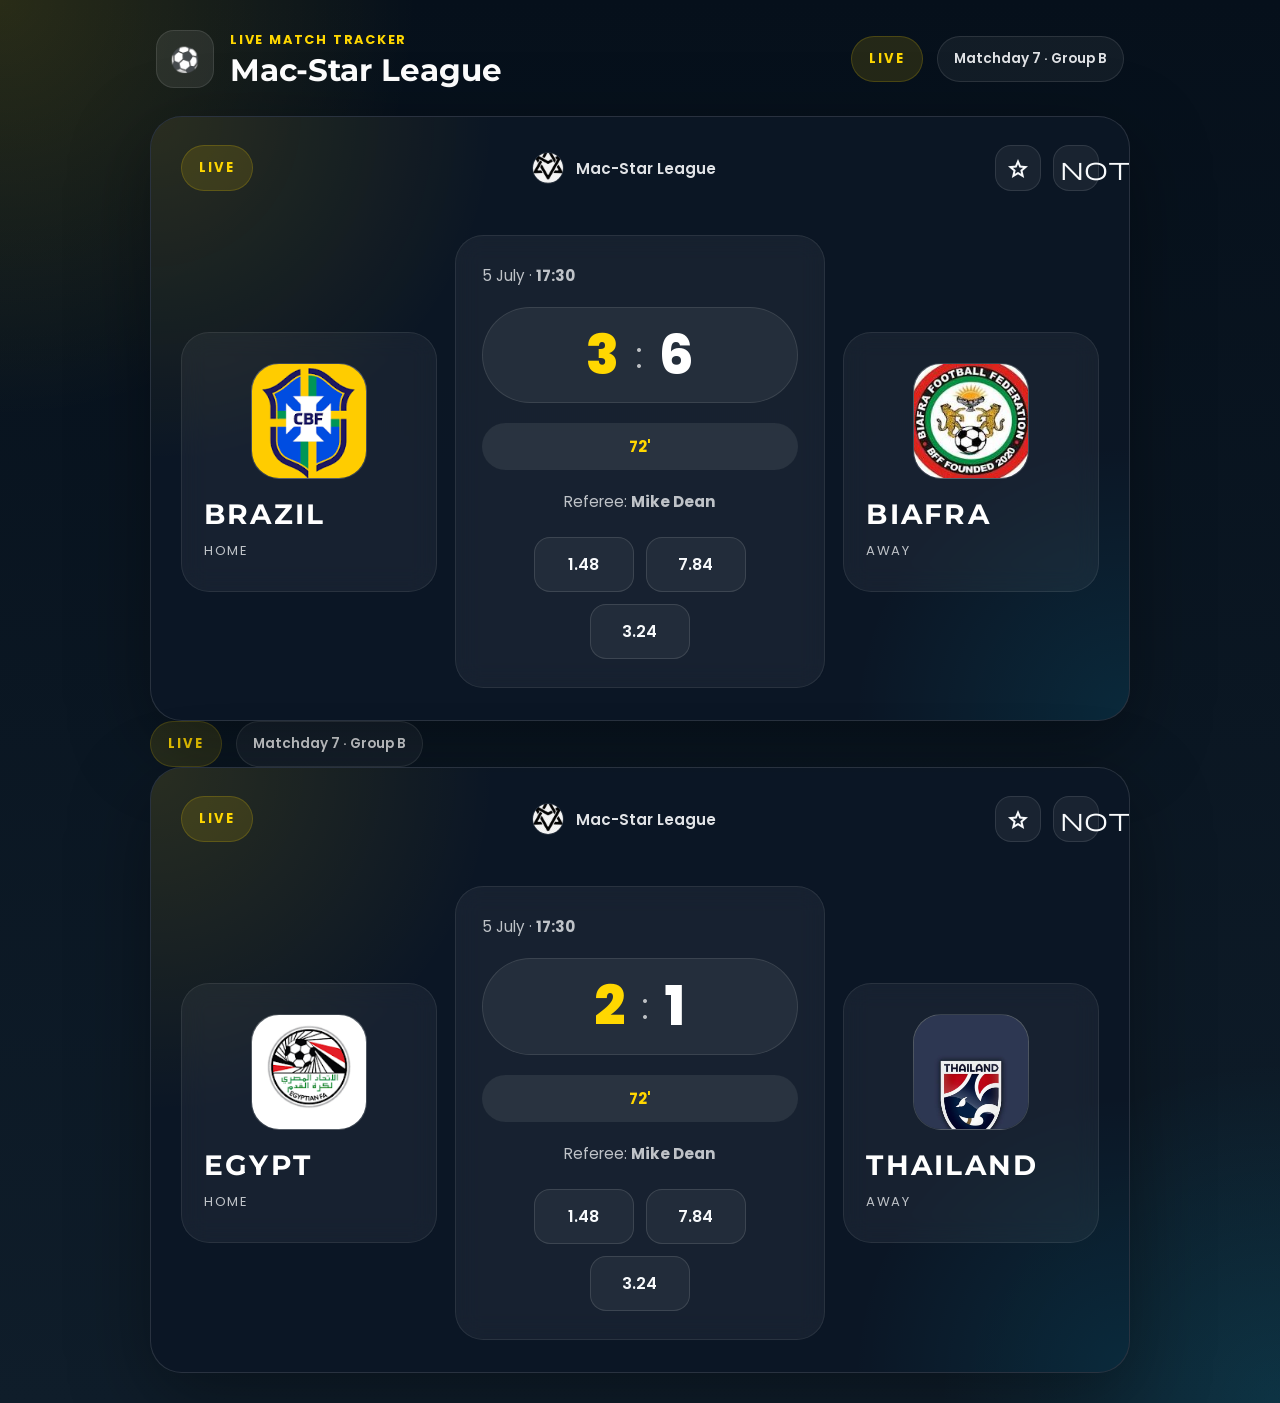
<file: completed matches.html>
<!DOCTYPE html>
<html lang="en">
<head>
    <meta charset="UTF-8">
    <meta name="viewport" content="width=device-width, initial-scale=1.0">
    <title>competed matches</title>
</head>
<body>
    <!DOCTYPE html>
<html lang="en">
<head>
    <meta charset="UTF-8">
    <meta name="viewport" content="width=device-width, initial-scale=1.0">
    <title>Mac-Star League · Live Match</title>
    <meta name="description" content="Live match tracker for Mac-Star League with score updates, team details, and live match insights.">
    <link rel="preconnect" href="https://fonts.googleapis.com">
    <link rel="preconnect" href="https://fonts.gstatic.com" crossorigin>
    <link href="https://fonts.googleapis.com/css2?family=Montserrat:wght@500;600;700;800&family=Poppins:wght@300;400;500;600&display=swap" rel="stylesheet">
    <link href="https://fonts.googleapis.com/css2?family=Material+Symbols+Outlined:opsz,wght,FILL,GRAD@20..48,300..700,0..1,0..200" rel="stylesheet">
    <link rel="stylesheet" href="./completed matches.css">
</head>
<body>
    <main class="Container">
        <header class="page-header">
            <div class="brand">
                <span class="brand-mark">⚽</span>
                <div>
                    <p class="eyebrow">Live match tracker</p>
                    <h1>Mac-Star League</h1>
                </div>
            </div>
            <div class="header-meta">
                <span class="match-status">Live</span>
                <span class="match-round">Matchday 7 · Group B</span>
            </div>
        </header>

        <div class="match">
            <div class="match-header">
               <div class="match-status">Live</div>
               <div class="match-tounament"><img src="./astro.jpg" alt="League logo"> Mac-Star League</div>
               <div class="mac-action">
                     <button class="btn-icon" aria-label="Favorite"><span class="material-symbols-outlined">star</span></button>
                     <button class="btn-icon" aria-label="Notifications"><span class="material-symbols-outlined">notifn</span></button>
               </div>
            </div>
            <div class="match-content">
                <div class="column">
                   <div class="team">
                     <div class="team-logo">
                        <img src="./brazil.png" alt="Brazil team logo">
                      </div>
                      <h2 class="team-name">Brazil</h2>
                      <p class="team-label">Home</p>
                   </div>
                 </div>
                
                 <div class="column">
                   <div class="match-details">
                      <div class="match-date">5 July · <strong>17:30</strong></div>
                      <div class="match-score">
                        <span class="match-score-number match-score-number--leading">3</span>
                        <span class="match-score-divider">:</span>
                        <span class="match-score-number">6</span>
                      </div>

                      <div class="match-time-lapsed">72'</div>
                      <div class="match-referee">Referee: <strong>Mike Dean</strong></div>
                      <div class="match-bet-options">
                          <button class="match-bet-option">1.48</button>
                          <button class="match-bet-option">7.84</button>
                          <button class="match-bet-option">3.24</button>
                      </div>
                   </div>
                </div>

                 <div class="column">
                   <div class="team">
                     <div class="team-logo">
                        <img src="./biafra.jpg" alt="Biafra team logo">
                      </div>
                      <h2 class="team-name">Biafra</h2>
                      <p class="team-label">Away</p>
                   </div>
                 </div>
            </div>
        </div>














         <div class="header-meta">
                <span class="match-status">Live</span>
                <span class="match-round">Matchday 7 · Group B</span>
            </div>
        </header>

        <div class="match">
            <div class="match-header">
               <div class="match-status">Live</div>
               <div class="match-tounament"><img src="./astro.jpg" alt="League logo"> Mac-Star League</div>
               <div class="mac-action">
                     <button class="btn-icon" aria-label="Favorite"><span class="material-symbols-outlined">star</span></button>
                     <button class="btn-icon" aria-label="Notifications"><span class="material-symbols-outlined">notifn</span></button>
               </div>
            </div>
            <div class="match-content">
                <div class="column">
                   <div class="team">
                     <div class="team-logo">
                        <img src="./egypt.png" alt="egypt team logo">
                      </div>
                      <h2 class="team-name">Egypt</h2>
                      <p class="team-label">Home</p>
                   </div>
                 </div>
                
                 <div class="column">
                   <div class="match-details">
                      <div class="match-date">5 July · <strong>17:30</strong></div>
                      <div class="match-score">
                        <span class="match-score-number match-score-number--leading">2</span>
                        <span class="match-score-divider">:</span>
                        <span class="match-score-number">1</span>
                      </div>

                      <div class="match-time-lapsed">72'</div>
                      <div class="match-referee">Referee: <strong>Mike Dean</strong></div>
                      <div class="match-bet-options">
                          <button class="match-bet-option">1.48</button>
                          <button class="match-bet-option">7.84</button>
                          <button class="match-bet-option">3.24</button>
                      </div>
                   </div>
                </div>

                 <div class="column">
                   <div class="team">
                     <div class="team-logo">
                        <img src="./thailand.jpg" alt="thailand team logo">
                      </div>
                      <h2 class="team-name">Thailand</h2>
                      <p class="team-label">Away</p>
                   </div>
                 </div>
            </div>
        </div>
    </main>
    </main>
    
</body>
</html>
</body>
</html>
</file>
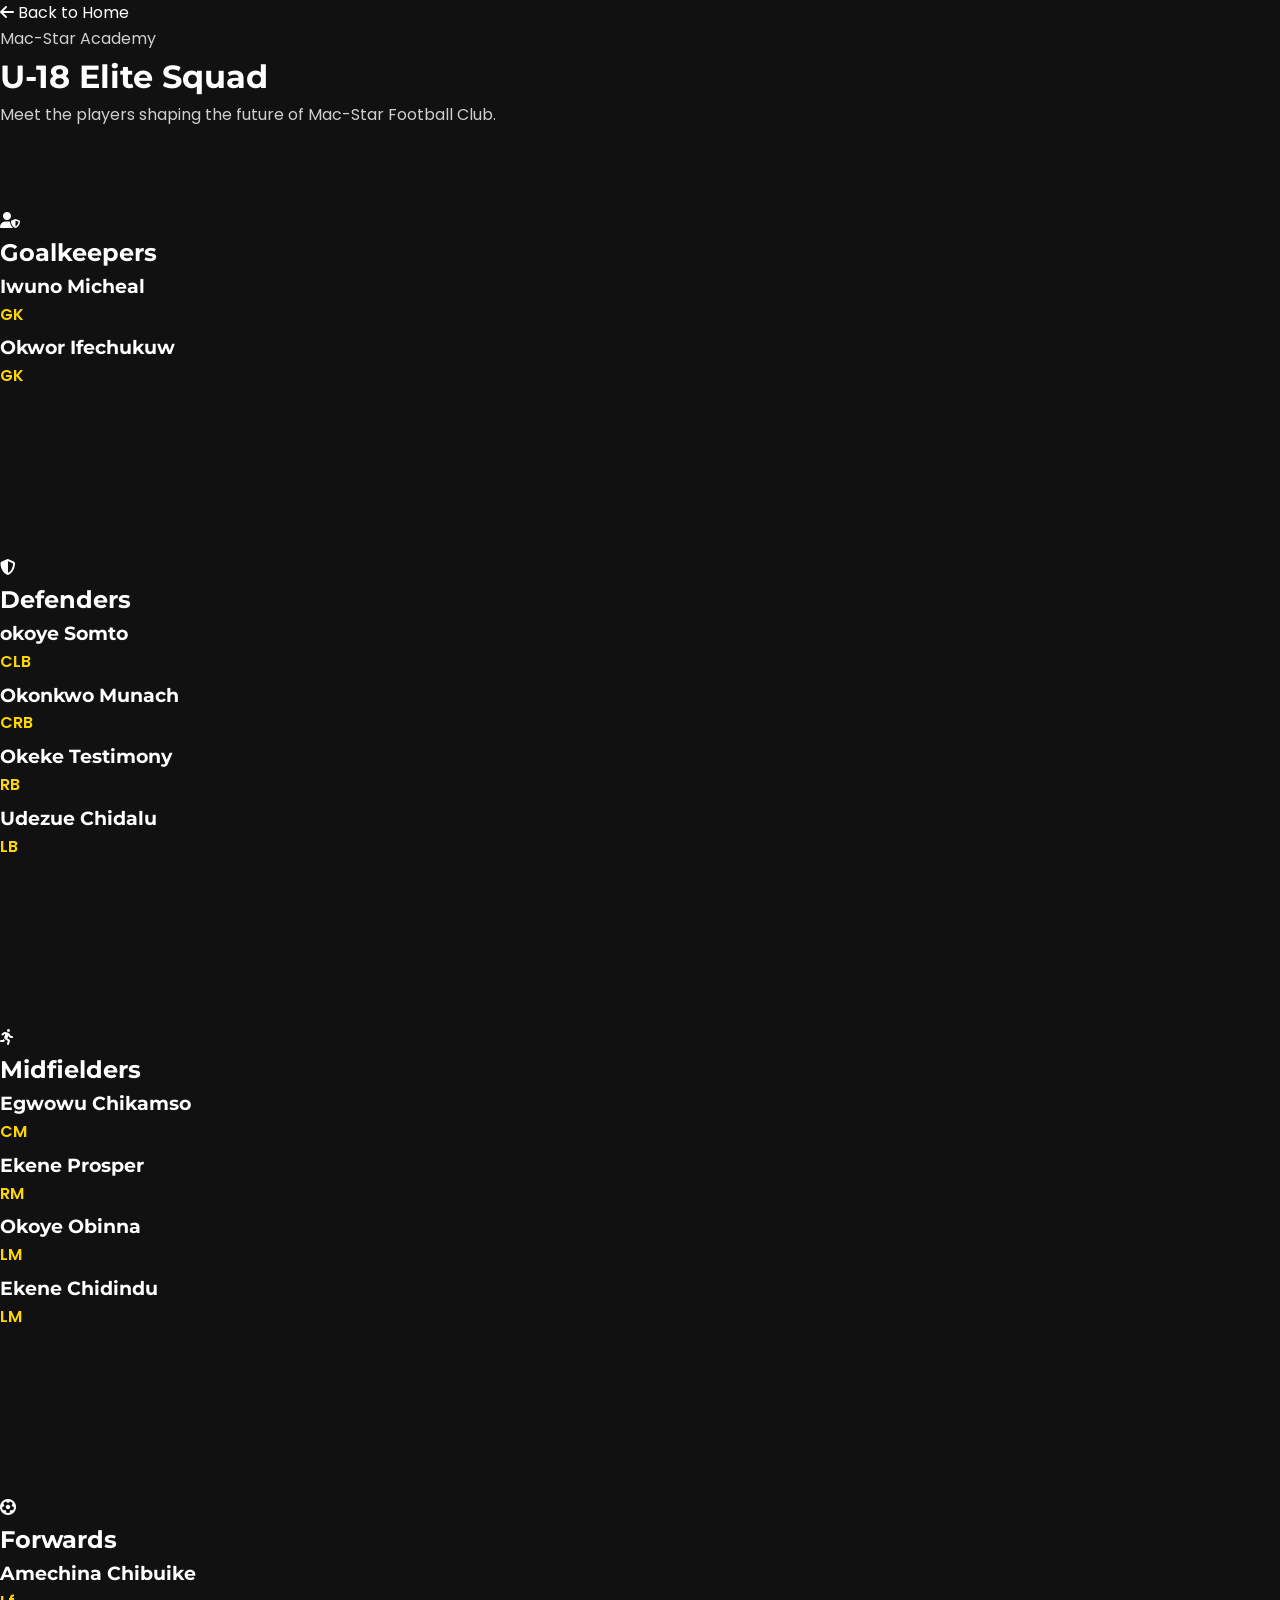
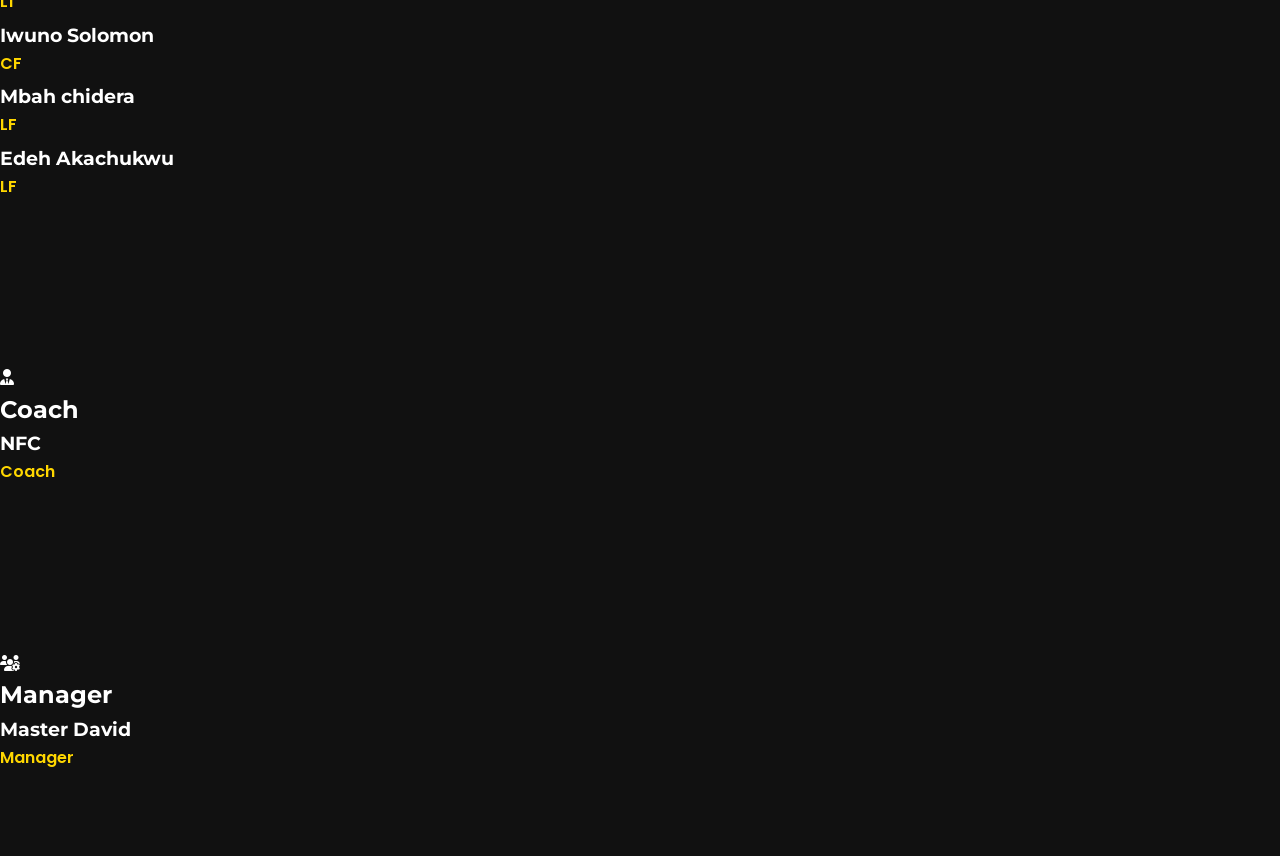
<file: u18-players.html>
<!DOCTYPE html>
<html lang="en">
<head>
    <meta charset="UTF-8">
    <meta name="viewport" content="width=device-width, initial-scale=1.0">
    <title>U-18 Elite Players | Mac-Star Academy</title>
    <link href="https://fonts.googleapis.com/css2?family=Poppins:wght@300;400;600;700;800&family=Montserrat:wght@400;600;700&display=swap" rel="stylesheet">
    <link rel="stylesheet" href="https://cdnjs.cloudflare.com/ajax/libs/font-awesome/6.4.0/css/all.min.css">
    <link rel="stylesheet" href="style.css">
</head>
<body>
    <main class="player-page">
        <div class="player-page-shell">
            <a href="index.html" class="back-link"><i class="fas fa-arrow-left"></i> Back to Home</a>
            <div class="player-page-header">
                <p class="eyebrow">Mac-Star Academy</p>
                <h1>U-18 Elite Squad</h1>
                <p>Meet the players shaping the future of Mac-Star Football Club.</p>
            </div>

            <section class="position-section">
                <div class="position-heading">
                    <div class="role-icon"><i class="fas fa-user-shield"></i></div>
                    <h2>Goalkeepers</h2>
                </div>
                <div class="player-card-grid">
                    <article class="player-role-card">
                        <h3>Iwuno Micheal</h3>
                        <p class="player-position">GK</p>
                    </article>
                    <article class="player-role-card">
                        <h3>Okwor Ifechukuw</h3>
                        <p class="player-position">GK</p>
                    </article>
                </div>
            </section>

            <section class="position-section">
                <div class="position-heading">
                    <div class="role-icon"><i class="fas fa-shield-alt"></i></div>
                    <h2>Defenders</h2>
                </div>
                <div class="player-card-grid">
                    <article class="player-role-card">
                        <h3>okoye Somto</h3>
                        <p class="player-position">CLB</p>
                    </article>
                    <article class="player-role-card">
                        <h3>Okonkwo Munach</h3>
                        <p class="player-position">CRB</p>
                    </article>
                    <article class="player-role-card">
                        <h3>Okeke Testimony</h3>
                        <p class="player-position">RB</p>
                    </article>
                    <article class="player-role-card">
                        <h3>Udezue Chidalu</h3>
                        <p class="player-position">LB</p>
                    </article>
                </div>
            </section>

            <section class="position-section">
                <div class="position-heading">
                    <div class="role-icon"><i class="fas fa-running"></i></div>
                    <h2>Midfielders</h2>
                </div>
                <div class="player-card-grid">
                    <article class="player-role-card">
                        <h3>Egwowu Chikamso</h3>
                        <p class="player-position">CM</p>
                    </article>
                    <article class="player-role-card">
                        <h3>Ekene Prosper</h3>
                        <p class="player-position">RM</p>
                    </article>
                    <article class="player-role-card">
                        <h3>Okoye Obinna</h3>
                        <p class="player-position">LM</p>
                    </article>
                    <article class="player-role-card">
                        <h3>Ekene Chidindu</h3>
                        <p class="player-position">LM</p>
                    </article>
                </div>
            </section>

            <section class="position-section">
                <div class="position-heading">
                    <div class="role-icon"><i class="fas fa-futbol"></i></div>
                    <h2>Forwards</h2>
                </div>
                <div class="player-card-grid">
                    <article class="player-role-card">
                        <h3>Amechina Chibuike</h3>
                        <p class="player-position">Lf</p>
                    </article>
                    <article class="player-role-card">
                        <h3>Iwuno Solomon</h3>
                        <p class="player-position">CF</p>
                    </article>
                    <article class="player-role-card">
                        <h3>Mbah chidera</h3>
                        <p class="player-position">LF</p>
                    </article>
                    <article class="player-role-card">
                        <h3>Edeh Akachukwu</h3>
                        <p class="player-position">LF</p>
                    </article>
                </div>
                </div>
                </div>
            </section>

            <section class="position-section">
                <div class="position-heading">
                    <div class="role-icon"><i class="fas fa-user-tie"></i></div>
                    <h2>Coach</h2>
                </div>
                <div class="player-card-grid">
                    <article class="player-role-card">
                        <h3>NFC</h3>
                        <p class="player-position">Coach</p>
                    </article>
                </div>
            </section>

            <section class="position-section">
                <div class="position-heading">
                    <div class="role-icon"><i class="fas fa-users-cog"></i></div>
                    <h2>Manager</h2>
                </div>
                <div class="player-card-grid">
                    <article class="player-role-card">
                        <h3>Master David</h3>
                        <p class="player-position">Manager</p>
                    </article>
                </div>
            </section>
        </div>
    </main>
</body>
</html>
</file>
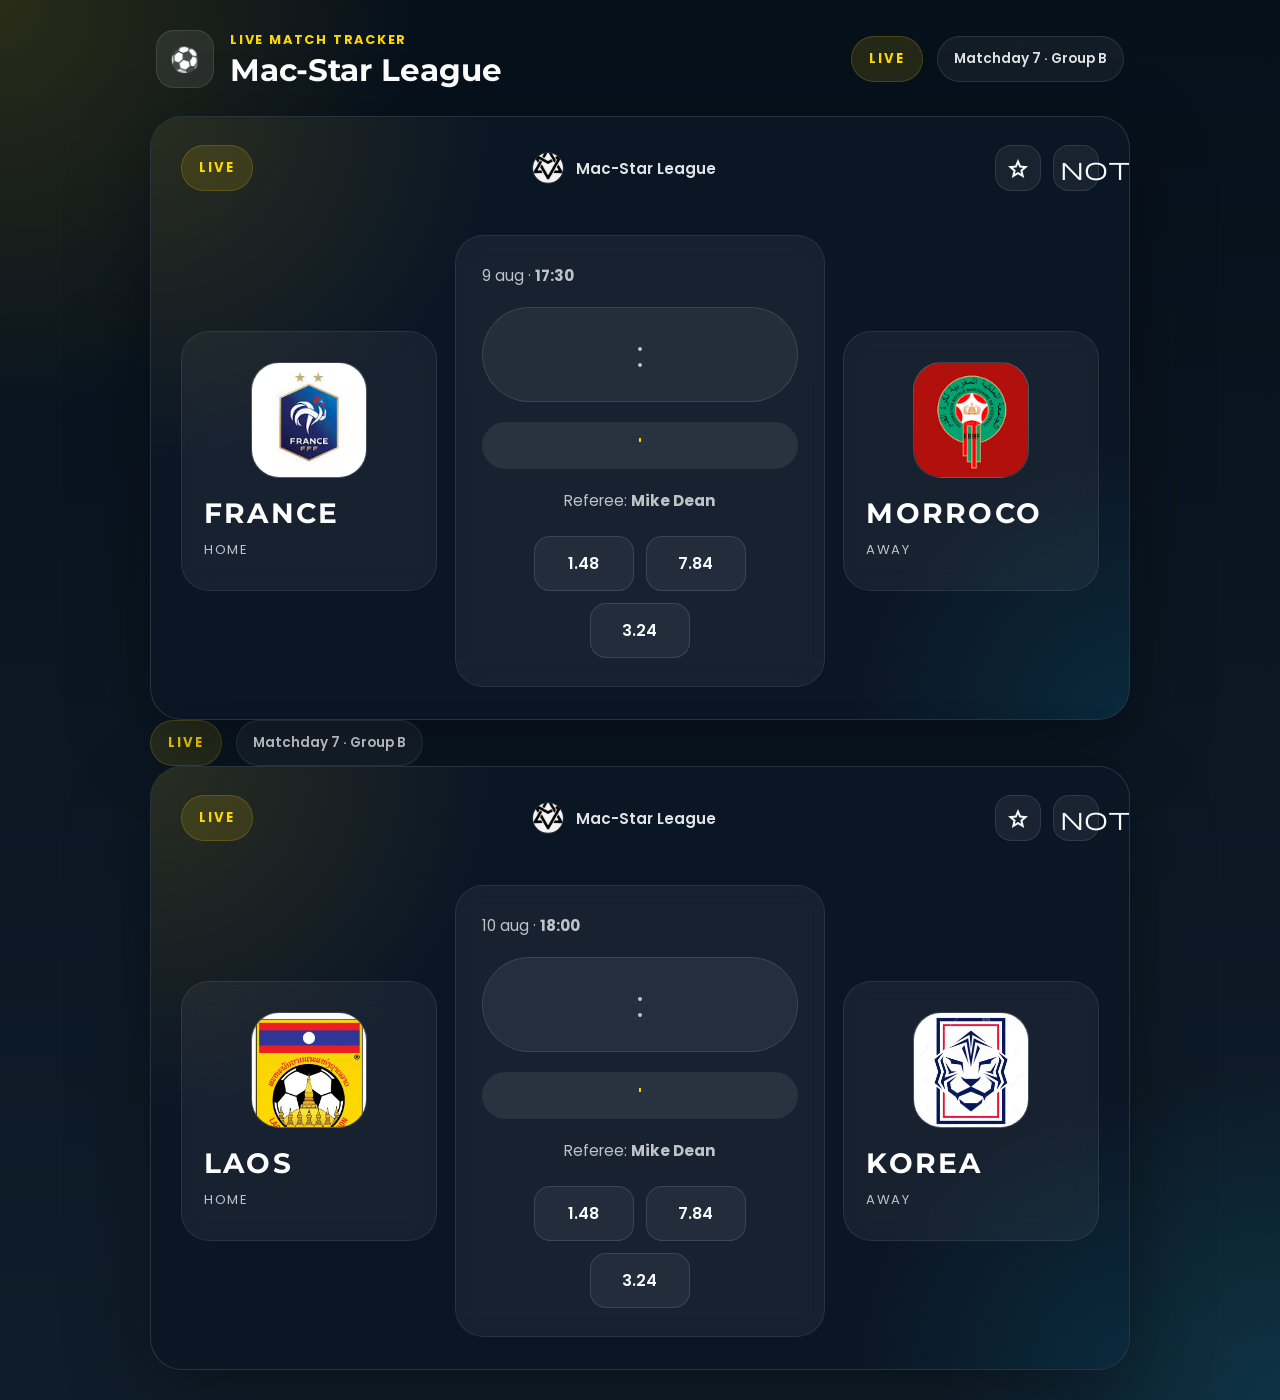
<file: upcoming matches.html>
<!DOCTYPE html>
<html lang="en">
<head>
    <meta charset="UTF-8">
    <meta name="viewport" content="width=device-width, initial-scale=1.0">
    <title>competed matches</title>
</head>
<body>
    <!DOCTYPE html>
<html lang="en">
<head>
    <meta charset="UTF-8">
    <meta name="viewport" content="width=device-width, initial-scale=1.0">
    <title>Mac-Star League · Live Match</title>
    <meta name="description" content="Live match tracker for Mac-Star League with score updates, team details, and live match insights.">
    <link rel="preconnect" href="https://fonts.googleapis.com">
    <link rel="preconnect" href="https://fonts.gstatic.com" crossorigin>
    <link href="https://fonts.googleapis.com/css2?family=Montserrat:wght@500;600;700;800&family=Poppins:wght@300;400;500;600&display=swap" rel="stylesheet">
    <link href="https://fonts.googleapis.com/css2?family=Material+Symbols+Outlined:opsz,wght,FILL,GRAD@20..48,300..700,0..1,0..200" rel="stylesheet">
    <link rel="stylesheet" href="./upcoming matches.css">
</head>
<body>
    <main class="Container">
        <header class="page-header">
            <div class="brand">
                <span class="brand-mark">⚽</span>
                <div>
                    <p class="eyebrow">Live match tracker</p>
                    <h1>Mac-Star League</h1>
                </div>
            </div>
            <div class="header-meta">
                <span class="match-status">Live</span>
                <span class="match-round">Matchday 7 · Group B</span>
            </div>
        </header>

        <div class="match">
            <div class="match-header">
               <div class="match-status">Live</div>
               <div class="match-tounament"><img src="./astro.jpg" alt="League logo"> Mac-Star League</div>
               <div class="mac-action">
                     <button class="btn-icon" aria-label="Favorite"><span class="material-symbols-outlined">star</span></button>
                     <button class="btn-icon" aria-label="Notifications"><span class="material-symbols-outlined">notifn</span></button>
               </div>
            </div>
            <div class="match-content">
                <div class="column">
                   <div class="team">
                     <div class="team-logo">
                        <img src="./france.jpg">
                      </div>
                      <h2 class="team-name">France</h2>
                      <p class="team-label">Home</p>
                   </div>
                 </div>
                
                 <div class="column">
                   <div class="match-details">
                      <div class="match-date">9 aug · <strong>17:30</strong></div>
                      <div class="match-score">
                        <span class="match-score-number match-score-number--leading"></span>
                        <span class="match-score-divider">:</span>
                        <span class="match-score-number"></span>
                      </div>

                      <div class="match-time-lapsed">'</div>
                      <div class="match-referee">Referee: <strong>Mike Dean</strong></div>
                      <div class="match-bet-options">
                          <button class="match-bet-option">1.48</button>
                          <button class="match-bet-option">7.84</button>
                          <button class="match-bet-option">3.24</button>
                      </div>
                   </div>
                </div>

                 <div class="column">
                   <div class="team">
                     <div class="team-logo">
                        <img src="./morroco.png">
                      </div>
                      <h2 class="team-name">Morroco</h2>
                      <p class="team-label">Away</p>
                   </div>
                 </div>
            </div>
        </div>














         <div class="header-meta">
                <span class="match-status">Live</span>
                <span class="match-round">Matchday 7 · Group B</span>
            </div>
        </header>

        <div class="match">
            <div class="match-header">
               <div class="match-status">Live</div>
               <div class="match-tounament"><img src="./astro.jpg" alt="League logo"> Mac-Star League</div>
               <div class="mac-action">
                     <button class="btn-icon" aria-label="Favorite"><span class="material-symbols-outlined">star</span></button>
                     <button class="btn-icon" aria-label="Notifications"><span class="material-symbols-outlined">notifn</span></button>
               </div>
            </div>
            <div class="match-content">
                <div class="column">
                   <div class="team">
                     <div class="team-logo">
                        <img src="./laos.jpg" alt="egypt team logo">
                      </div>
                      <h2 class="team-name">Laos</h2>
                      <p class="team-label">Home</p>
                   </div>
                 </div>
                
                 <div class="column">
                   <div class="match-details">
                      <div class="match-date">10 aug · <strong>18:00</strong></div>
                      <div class="match-score">
                        <span class="match-score-number match-score-number--leading"></span>
                        <span class="match-score-divider">:</span>
                        <span class="match-score-number"></span>
                      </div>

                      <div class="match-time-lapsed">'</div>
                      <div class="match-referee">Referee: <strong>Mike Dean</strong></div>
                      <div class="match-bet-options">
                          <button class="match-bet-option">1.48</button>
                          <button class="match-bet-option">7.84</button>
                          <button class="match-bet-option">3.24</button>
                      </div>
                   </div>
                </div>

                 <div class="column">
                   <div class="team">
                     <div class="team-logo">
                        <img src="./korea.jpg">
                      </div>
                      <h2 class="team-name">Korea</h2>
                      <p class="team-label">Away</p>
                   </div>
                 </div>
            </div>
        </div>
    </main>
    </main>
    
</body>
</html>
</body>
</html>
</file>
<file: completed matches.css>
/* =======================================
   Professional Match Card Style
   ======================================= */

*,
*::before,
*::after {
    box-sizing: border-box;
}

:root {
    --bg-dark: #09121e;
    --bg-soft: rgba(255, 255, 255, 0.08);
    --bg-panel: rgba(255, 255, 255, 0.06);
    --border: rgba(255, 255, 255, 0.12);
    --accent: #ffd700;
    --accent-soft: rgba(255, 215, 0, 0.18);
    --text: #f8fafc;
    --text-muted: rgba(248, 250, 252, 0.75);
    --text-muted-strong: rgba(248, 250, 252, 0.9);
    --shadow: 0 24px 80px rgba(0, 0, 0, 0.35);
    --radius: 28px;
    --radius-sm: 18px;
    --font-heading: 'Montserrat', sans-serif;
    --font-body: 'Poppins', sans-serif;
    --transition: 0.28s ease;
}

html,
body {
    margin: 0;
    min-height: 100%;
    font-family: var(--font-body);
    color: var(--text);
    background: radial-gradient(circle at top left, rgba(255, 215, 0, 0.14), transparent 22%),
                radial-gradient(circle at bottom right, rgba(0, 212, 255, 0.12), transparent 18%),
                linear-gradient(180deg, #06101b 0%, #0f1d2a 100%);
}

body {
    display: flex;
    align-items: center;
    justify-content: center;
    padding: 30px;
}

img {
    display: block;
    max-width: 100%;
}

button {
    font: inherit;
    cursor: pointer;
    outline: none;
}

.Container {
    width: min(100%, 980px);
}

.page-header {
    display: flex;
    align-items: center;
    justify-content: space-between;
    gap: 18px;
    margin-bottom: 28px;
    padding: 0 6px;
}

.brand {
    display: flex;
    align-items: center;
    gap: 16px;
}

.brand-mark {
    width: 58px;
    height: 58px;
    display: grid;
    place-items: center;
    background: rgba(255, 255, 255, 0.08);
    border: 1px solid rgba(255, 255, 255, 0.1);
    border-radius: 18px;
    color: var(--accent);
    font-size: 1.5rem;
}

.eyebrow {
    margin: 0 0 4px;
    color: var(--accent);
    text-transform: uppercase;
    letter-spacing: 0.14em;
    font-size: 0.8rem;
    font-weight: 700;
}

.page-header h1 {
    margin: 0;
    font-family: var(--font-heading);
    font-size: 1.95rem;
    line-height: 1.1;
    color: #ffffff;
}

.header-meta {
    display: flex;
    align-items: center;
    gap: 14px;
    flex-wrap: wrap;
}

.match-round {
    display: inline-flex;
    align-items: center;
    justify-content: center;
    padding: 0.75rem 1rem;
    border-radius: 999px;
    background: rgba(255, 255, 255, 0.05);
    border: 1px solid rgba(255, 255, 255, 0.1);
    color: var(--text-muted-strong);
    font-size: 0.85rem;
    font-weight: 600;
}

.team-label {
    margin: 10px 0 0;
    color: var(--text-muted);
    font-size: 0.82rem;
    text-transform: uppercase;
    letter-spacing: 0.12em;
}

.match {
    position: relative;
    border-radius: 32px;
    background: rgba(12, 23, 38, 0.94);
    border: 1px solid var(--border);
    box-shadow: var(--shadow);
    overflow: hidden;
}

.match::before {
    content: '';
    position: absolute;
    inset: 0;
    background: radial-gradient(circle at top left, rgba(255, 215, 0, 0.12), transparent 30%),
                radial-gradient(circle at bottom right, rgba(0, 212, 255, 0.1), transparent 24%);
    pointer-events: none;
}

.match-header {
    position: relative;
    display: flex;
    align-items: center;
    justify-content: space-between;
    gap: 16px;
    padding: 28px 30px 20px;
    z-index: 1;
}

.match-status {
    display: inline-flex;
    align-items: center;
    justify-content: center;
    padding: 0.75rem 1.05rem;
    border-radius: 999px;
    background: rgba(255, 215, 0, 0.12);
    color: var(--accent);
    font-size: 0.82rem;
    font-weight: 700;
    letter-spacing: 0.16em;
    text-transform: uppercase;
    border: 1px solid rgba(255, 215, 0, 0.18);
}

.match-tounament {
    display: inline-flex;
    align-items: center;
    gap: 12px;
    font-size: 0.95rem;
    font-weight: 600;
    color: var(--text-muted-strong);
}

.match-tounament img {
    width: 32px;
    height: 32px;
    border-radius: 50%;
    object-fit: cover;
    border: 1px solid rgba(255, 255, 255, 0.12);
}

.mac-action {
    display: flex;
    gap: 12px;
}

.btn-icon {
    width: 46px;
    height: 46px;
    border-radius: 16px;
    border: 1px solid rgba(255, 255, 255, 0.1);
    background: rgba(255, 255, 255, 0.06);
    color: var(--text);
    display: grid;
    place-items: center;
    transition: transform var(--transition), background var(--transition), border-color var(--transition);
}

.btn-icon:hover {
    background: rgba(255, 255, 255, 0.13);
    border-color: rgba(255, 215, 0, 0.26);
    transform: translateY(-2px);
}

.match-content {
    position: relative;
    z-index: 1;
    display: grid;
    grid-template-columns: 1fr 1.45fr 1fr;
    gap: 18px;
    padding: 24px 30px 32px;
}

.column {
    display: flex;
    flex-direction: column;
    align-items: center;
    justify-content: center;
    gap: 18px;
}

.team,
.match-details {
    width: 100%;
    border-radius: var(--radius);
    background: rgba(255, 255, 255, 0.05);
    border: 1px solid rgba(255, 255, 255, 0.08);
    backdrop-filter: blur(12px);
}

.team {
    padding: 30px 22px;
}

.team-logo {
    width: 116px;
    height: 116px;
    margin: 0 auto 18px;
    border-radius: 28px;
    background: linear-gradient(180deg, rgba(255, 255, 255, 0.18), rgba(255, 255, 255, 0.03));
    display: grid;
    place-items: center;
    overflow: hidden;
    border: 1px solid rgba(255, 255, 255, 0.12);
}

.team-logo img {
    width: 100%;
    height: 100%;
    object-fit: cover;
}

.team-name {
    margin: 0;
    font-family: var(--font-heading);
    font-size: 1.75rem;
    font-weight: 700;
    letter-spacing: 0.08em;
    text-transform: uppercase;
    color: #ffffff;
}

.match-details {
    padding: 28px 26px;
    display: grid;
    gap: 20px;
    align-items: center;
}

.match-date,
.match-time-lapsed,
.match-referee {
    color: var(--text-muted);
    font-size: 0.95rem;
}

.match-score {
    display: inline-flex;
    align-items: center;
    justify-content: center;
    gap: 1rem;
    width: 100%;
    max-width: 360px;
    padding: 20px 24px;
    margin: 0 auto;
    border-radius: 999px;
    background: rgba(255, 255, 255, 0.06);
    border: 1px solid rgba(255, 255, 255, 0.1);
}

.match-score-number {
    font-size: 3.4rem;
    font-weight: 800;
    line-height: 1;
    color: #ffffff;
}

.match-score-number--leading {
    color: var(--accent);
}

.match-score-divider {
    color: rgba(255, 255, 255, 0.7);
    font-size: 2.2rem;
}

.match-time-lapsed {
    padding: 12px 18px;
    border-radius: 999px;
    background: rgba(255, 255, 255, 0.08);
    color: var(--accent);
    font-weight: 700;
    text-align: center;
}

.match-referee {
    text-align: center;
    font-size: 0.95rem;
}

.match-bet-options {
    display: flex;
    flex-wrap: wrap;
    justify-content: center;
    gap: 12px;
    margin-top: 4px;
}

.match-bet-option {
    min-width: 100px;
    padding: 14px 18px;
    border-radius: 16px;
    border: 1px solid rgba(255, 255, 255, 0.12);
    background: rgba(255, 255, 255, 0.05);
    color: var(--text);
    font-weight: 600;
    transition: transform var(--transition), background var(--transition), border-color var(--transition);
}

.match-bet-option:hover {
    background: rgba(255, 255, 255, 0.12);
    border-color: rgba(255, 215, 0, 0.25);
    transform: translateY(-2px);
}

.match-bet-place {
    width: 100%;
    padding: 18px 0;
    margin-top: 10px;
    border-radius: 20px;
    border: none;
    background: linear-gradient(135deg, #ffd700 0%, #fbbf24 100%);
    color: #0c1721;
    font-size: 1rem;
    font-weight: 700;
    letter-spacing: 0.08em;
    transition: transform var(--transition), box-shadow var(--transition);
    text-transform: uppercase;
    box-shadow: 0 20px 40px rgba(255, 215, 0, 0.24);
}

.match-bet-place:hover {
    transform: translateY(-2px);
    box-shadow: 0 24px 48px rgba(255, 215, 0, 0.28);
}

@media (max-width: 900px) {
    .match-content {
        grid-template-columns: 1fr;
    }

    .match-header {
        flex-direction: column;
        align-items: flex-start;
    }

    .mac-action {
        width: 100%;
        justify-content: flex-start;
    }
}

@media (max-width: 640px) {
    body {
        padding: 18px;
    }

    .match {
        border-radius: 24px;
    }

    .match-header {
        padding: 22px 22px 18px;
    }

    .match-content {
        padding: 20px 22px 26px;
    }

    .team {
        padding: 24px 18px;
    }

    .team-logo {
        width: 100px;
        height: 100px;
    }

    .team-name {
        font-size: 1.4rem;
    }

    .match-score {
        max-width: 100%;
        padding: 18px 20px;
    }

    .match-score-number {
        font-size: 2.6rem;
    }

    .match-score-divider {
        font-size: 1.8rem;
    }

    .match-bet-option {
        min-width: 86px;
        padding: 12px 16px;
    }

    .match-bet-place {
        padding: 16px 0;
    }
}
</file>
<file: style.css>
/* ===========================
   CSS Variables & Root Styles
   =========================== */
:root {
    --primary-color: #0A192F;
    --secondary-color: #FFD700;
    --text-color: #FFFFFF;
    --dark-color: #111111;
    --light-color: #F5F5F5;
    --accent-color: #00D4FF;
    --success-color: #10B981;
    --error-color: #EF4444;
    
    --font-primary: 'Poppins', sans-serif;
    --font-secondary: 'Montserrat', sans-serif;
    
    --transition: all 0.3s ease;
    --transition-slow: all 0.5s ease;
}

/* ===========================
   General & Reset Styles
   =========================== */
* {
    margin: 0;
    padding: 0;
    box-sizing: border-box;
}

html {
    scroll-behavior: smooth;
}

body {
    font-family: var(--font-primary);
    color: var(--text-color);
    background: var(--dark-color);
    line-height: 1.6;
    overflow-x: hidden;
}

h1, h2, h3, h4, h5, h6 {
    font-family: var(--font-secondary);
    font-weight: 700;
}

p {
    color: rgba(255, 255, 255, 0.8);
}

a {
    text-decoration: none;
    color: var(--text-color);
    transition: var(--transition);
}

button {
    font-family: var(--font-primary);
    cursor: pointer;
    border: none;
}

ul {
    list-style: none;
}

img {
    max-width: 100%;
    height: auto;
    display: block;
}

/* ===========================
   Container & Layout
   =========================== */
.container {
    max-width: 1200px;
    margin: 0 auto;
    padding: 0 20px;
}

section {
    padding: 80px 0;
}

.section-header {
    text-align: center;
    margin-bottom: 60px;
}

.section-header h2 {
    font-size: 3rem;
    color: var(--text-color);
    margin-bottom: 20px;
    position: relative;
    display: inline-block;
}

.header-line {
    width: 80px;
    height: 4px;
    background: linear-gradient(90deg, var(--secondary-color), var(--accent-color));
    margin: 20px auto 0;
    border-radius: 2px;
}

/* ===========================
   Loading Screen
   =========================== */
.loading-screen {
    position: fixed;
    top: 0;
    left: 0;
    width: 100%;
    height: 100%;
    background: var(--primary-color);
    display: flex;
    justify-content: center;
    align-items: center;
    z-index: 9999;
    animation: fadeOut 0.5s ease-in-out 2s forwards;
}

.loader {
    text-align: center;
}

.football-loader {
    font-size: 4rem;
    color: var(--secondary-color);
    margin-bottom: 20px;
    animation: bounce 1s infinite;
}

.loading-screen p {
    font-size: 1.5rem;
    color: var(--secondary-color);
    font-family: var(--font-secondary);
    letter-spacing: 2px;
}

@keyframes bounce {
    0%, 100% { transform: translateY(0); }
    50% { transform: translateY(-20px); }
}

@keyframes fadeOut {
    to {
        opacity: 0;
        visibility: hidden;
    }
}

/* ===========================
   Navigation Bar
   =========================== */
.navbar {
    position: fixed;
    top: 0;
    width: 100%;
    background: rgba(10, 25, 47, 0.95);
    backdrop-filter: blur(10px);
    z-index: 1000;
    padding: 1rem 0;
    box-shadow: 0 2px 20px rgba(0, 0, 0, 0.3);
    transition: var(--transition);
}

.navbar.scrolled {
    padding: 0.5rem 0;
    box-shadow: 0 2px 30px rgba(255, 215, 0, 0.1);
}

.nav-container {
    max-width: 1200px;
    margin: 0 auto;
    padding: 0 20px;
    display: flex;
    justify-content: space-between;
    align-items: center;
}

.nav-logo {
    display: flex;
    align-items: center;
    font-size: 1.5rem;
    font-weight: 700;
    color: var(--secondary-color);
    gap: 10px;
    letter-spacing: 1px;
}

.nav-menu {
    display: flex;
    gap: 30px;
    align-items: center;
}

.nav-link {
    position: relative;
    padding: 5px 0;
    color: var(--text-color);
    font-size: 0.95rem;
    font-weight: 500;
    transition: var(--transition);
}

.nav-link::after {
    content: '';
    position: absolute;
    bottom: -5px;
    left: 0;
    width: 0;
    height: 2px;
    background: var(--secondary-color);
    transition: var(--transition);
}

.nav-link:hover::after,
.nav-link.active::after {
    width: 100%;
}

.hamburger {
    display: none;
    flex-direction: column;
    cursor: pointer;
    gap: 5px;
}

.hamburger span {
    width: 25px;
    height: 3px;
    background: var(--secondary-color);
    border-radius: 2px;
    transition: var(--transition);
}

.hamburger.active span:nth-child(1) {
    transform: rotate(45deg) translate(10px, 10px);
}

.hamburger.active span:nth-child(2) {
    opacity: 0;
}

.hamburger.active span:nth-child(3) {
    transform: rotate(-45deg) translate(7px, -7px);
}

/* ===========================
   Hero Section
   =========================== */
.hero {
    min-height: 100vh;
    display: flex;
    align-items: center;
    justify-content: center;
    position: relative;
    margin-top: 60px;
    overflow: hidden;
}

.hero-background {
    position: absolute;
    top: 0;
    left: 0;
    width: 100%;
    height: 100%;
    z-index: 1;
}

.hero-content {
    position: relative;
    z-index: 2;
    text-align: center;
    animation: slideUp 1s ease-out;
}

.hero-logo {
    font-size: 5rem;
    color: var(--secondary-color);
    margin-bottom: 20px;
    animation: float 3s ease-in-out infinite;
}

.hero-title {
    font-size: 4.5rem;
    color: var(--text-color);
    margin-bottom: 15px;
    font-family: var(--font-secondary);
    letter-spacing: 2px;
    text-shadow: 2px 2px 4px rgba(0, 0, 0, 0.5);
}

.hero-subtitle {
    font-size: 1.5rem;
    color: var(--secondary-color);
    margin-bottom: 40px;
    letter-spacing: 1px;
}

.hero-buttons {
    display: flex;
    gap: 20px;
    justify-content: center;
    flex-wrap: wrap;
}

.scroll-indicator {
    position: absolute;
    bottom: 30px;
    left: 50%;
    transform: translateX(-50%);
    z-index: 2;
}

.scroll-indicator span {
    display: block;
    width: 24px;
    height: 40px;
    border: 2px solid var(--secondary-color);
    border-radius: 12px;
    position: relative;
}

.scroll-indicator span::after {
    content: '';
    position: absolute;
    top: 8px;
    left: 50%;
    transform: translateX(-50%);
    width: 3px;
    height: 8px;
    background: var(--secondary-color);
    border-radius: 2px;
    animation: scroll 2s infinite;
}

@keyframes scroll {
    0% { opacity: 1; transform: translateX(-50%) translateY(0); }
    100% { opacity: 0; transform: translateX(-50%) translateY(15px); }
}

@keyframes slideUp {
    from {
        opacity: 0;
        transform: translateY(50px);
    }
    to {
        opacity: 1;
        transform: translateY(0);
    }
}

@keyframes float {
    0%, 100% { transform: translateY(0px); }
    50% { transform: translateY(-20px); }
}

/* ===========================
   Buttons
   =========================== */
.btn {
    padding: 15px 40px;
    font-size: 1rem;
    font-weight: 600;
    border-radius: 5px;
    transition: var(--transition);
    position: relative;
    overflow: hidden;
    text-transform: uppercase;
    letter-spacing: 1px;
}

.btn::before {
    content: '';
    position: absolute;
    top: 0;
    left: -100%;
    width: 100%;
    height: 100%;
    background: rgba(255, 255, 255, 0.2);
    transition: var(--transition);
    z-index: -1;
}

.btn:hover::before {
    left: 100%;
}

.btn-primary {
    background: var(--secondary-color);
    color: var(--primary-color);
}

.btn-primary:hover {
    transform: translateY(-3px);
    box-shadow: 0 10px 30px rgba(255, 215, 0, 0.3);
}

.btn-secondary {
    background: transparent;
    color: var(--secondary-color);
    border: 2px solid var(--secondary-color);
}

.btn-secondary:hover {
    background: var(--secondary-color);
    color: var(--primary-color);
}

.btn-small {
    padding: 10px 25px;
    font-size: 0.85rem;
}

/* ===========================
   About Section
   =========================== */
.about {
    background: linear-gradient(135deg, var(--primary-color) 0%, rgba(0, 212, 255, 0.05) 100%);
}

.about-content {
    display: grid;
    grid-template-columns: 1fr 1fr;
    gap: 50px;
    align-items: center;
}

.about-text h3 {
    font-size: 2rem;
    color: var(--secondary-color);
    margin-bottom: 20px;
}

.about-text p {
    margin-bottom: 20px;
    line-height: 1.8;
}

.mission-vision {
    display: grid;
    grid-template-columns: 1fr 1fr;
    gap: 30px;
    margin-top: 30px;
}

.mission, .vision {
    background: rgba(255, 215, 0, 0.05);
    padding: 25px;
    border-radius: 8px;
    border-left: 4px solid var(--secondary-color);
    transition: var(--transition);
}

.mission:hover, .vision:hover {
    background: rgba(255, 215, 0, 0.1);
    transform: translateY(-5px);
}

.mission h4, .vision h4 {
    color: var(--secondary-color);
    margin-bottom: 15px;
    font-size: 1.2rem;
}

.stats-container {
    display: grid;
    grid-template-columns: repeat(2, 1fr);
    gap: 25px;
}

.stat-card {
    background: rgba(255, 255, 255, 0.05);
    padding: 30px;
    border-radius: 8px;
    text-align: center;
    border: 1px solid rgba(255, 215, 0, 0.2);
    transition: var(--transition);
    cursor: pointer;
}

.stat-card:hover {
    background: rgba(255, 215, 0, 0.1);
    border-color: var(--secondary-color);
    transform: translateY(-10px);
}

.stat-number {
    font-size: 3rem;
    color: var(--secondary-color);
    font-weight: 700;
    margin-bottom: 10px;
}

.stat-card p {
    font-size: 0.95rem;
    color: rgba(255, 255, 255, 0.7);
}

/* ===========================
   Teams Section
   =========================== */
.teams {
    background: var(--dark-color);
}

.teams-grid {
    display: grid;
    grid-template-columns: repeat(auto-fit, minmax(250px, 1fr));
    gap: 30px;
}

.team-card {
    background: rgba(255, 255, 255, 0.02);
    border: 1px solid rgba(255, 215, 0, 0.2);
    border-radius: 8px;
    overflow: hidden;
    transition: var(--transition);
    animation: slideUp 0.6s ease-out forwards;
    opacity: 0;
}

.team-card:hover {
    border-color: var(--secondary-color);
    transform: translateY(-10px);
}

.team-image {
    position: relative;
    overflow: hidden;
    height: 250px;
}

.team-image img {
    width: 100%;
    height: 100%;
    object-fit: cover;
    transition: var(--transition);
}

.team-card:hover .team-image img {
    transform: scale(1.1);
}

.team-overlay {
    position: absolute;
    top: 0;
    left: 0;
    width: 100%;
    height: 100%;
    background: rgba(10, 25, 47, 0.9);
    display: flex;
    align-items: center;
    justify-content: center;
    opacity: 0;
    transition: var(--transition);
}

.team-card:hover .team-overlay {
    opacity: 1;
}

.u18-team-card {
    cursor: pointer;
}

.team-modal {
    position: fixed;
    inset: 0;
    background: rgba(0, 0, 0, 0.8);
    display: none;
    align-items: flex-start;
    justify-content: center;
    padding: 40px 20px;
    z-index: 1300;
    overflow-y: auto;
}

.team-modal.active {
    display: flex;
}

.team-modal-dialog {
    position: relative;
    width: min(1100px, 100%);
    background: linear-gradient(135deg, rgba(10, 25, 47, 0.98), rgba(17, 24, 39, 0.95));
    border: 1px solid rgba(255, 215, 0, 0.2);
    border-radius: 20px;
    padding: 30px;
    box-shadow: 0 20px 60px rgba(0, 0, 0, 0.35);
}

.team-modal-close {
    position: absolute;
    top: 15px;
    right: 15px;
    width: 42px;
    height: 42px;
    border-radius: 50%;
    background: rgba(255, 215, 0, 0.15);
    color: var(--secondary-color);
    font-size: 1.6rem;
}

.team-modal-header {
    margin-bottom: 20px;
}

.team-modal-header h3 {
    font-size: 2rem;
    margin-bottom: 6px;
}

.team-modal-header p {
    color: var(--secondary-color);
    font-weight: 600;
}

.team-modal-grid {
    display: grid;
    grid-template-columns: repeat(auto-fit, minmax(210px, 1fr));
    gap: 16px;
}

.player-card {
    background: rgba(255, 255, 255, 0.06);
    border: 1px solid rgba(255, 255, 255, 0.08);
    border-radius: 16px;
    padding: 18px;
    transition: var(--transition);
}

.player-card:hover {
    transform: translateY(-4px);
    border-color: rgba(255, 215, 0, 0.45);
}

.player-avatar {
    width: 54px;
    height: 54px;
    border-radius: 50%;
    display: grid;
    place-items: center;
    background: linear-gradient(135deg, var(--secondary-color), var(--accent-color));
    color: var(--primary-color);
    font-weight: 700;
    margin-bottom: 12px;
}

.player-number {
    display: inline-block;
    background: rgba(255, 215, 0, 0.18);
    color: var(--secondary-color);
    padding: 4px 10px;
    border-radius: 999px;
    font-size: 0.85rem;
    font-weight: 700;
    margin-bottom: 10px;
}

.player-card h4 {
    font-size: 1.05rem;
    margin-bottom: 6px;
}

.player-position {
    color: var(--secondary-color);
    font-weight: 600;
    margin-bottom: 6px;
}

.player-meta {
    font-size: 0.95rem;
    color: rgba(255, 255, 255, 0.8);
}

.team-info {
    padding: 25px;
}

.team-info h3 {
    color: var(--secondary-color);
    margin-bottom: 10px;
    font-size: 1.3rem;
}

.team-info .coach,
.team-info .players {
    color: rgba(255, 255, 255, 0.7);
    font-size: 0.9rem;
    margin: 5px 0;
}

/* ===========================
   Fixtures Section
   =========================== */
.fixtures {
    background: linear-gradient(135deg, var(--primary-color) 0%, rgba(0, 212, 255, 0.05) 100%);
}

.filter-buttons {
    display: flex;
    justify-content: center;
    gap: 15px;
    margin-bottom: 40px;
    flex-wrap: wrap;
}

.filter-btn {
    padding: 10px 25px;
    background: transparent;
    border: 2px solid var(--secondary-color);
    color: var(--secondary-color);
    border-radius: 5px;
    font-weight: 600;
    transition: var(--transition);
    cursor: pointer;
}

.filter-btn.active,
.filter-btn:hover {
    background: var(--secondary-color);
    color: var(--primary-color);
}

.fixtures-container {
    display: grid;
    grid-template-columns: repeat(auto-fit, minmax(300px, 1fr));
    gap: 25px;
}

.fixture-card {
    background: rgba(255, 255, 255, 0.05);
    border: 1px solid rgba(255, 215, 0, 0.2);
    padding: 25px;
    border-radius: 8px;
    transition: var(--transition);
    animation: slideUp 0.6s ease-out;
}

.fixture-card:hover {
    background: rgba(255, 215, 0, 0.1);
    border-color: var(--secondary-color);
    transform: translateY(-5px);
}

.fixture-header {
    display: flex;
    justify-content: space-between;
    align-items: center;
    margin-bottom: 15px;
}

.fixture-teams {
    text-align: center;
    margin: 15px 0;
}

.team-names {
    display: flex;
    justify-content: space-between;
    align-items: center;
    gap: 15px;
    margin-bottom: 10px;
}

.team-name {
    flex: 1;
    font-weight: 600;
    color: var(--text-color);
}

.vs {
    color: var(--secondary-color);
    font-weight: 700;
    padding: 0 10px;
}

.fixture-result {
    font-size: 1.5rem;
    color: var(--secondary-color);
    font-weight: 700;
    text-align: center;
}

.fixture-info {
    display: grid;
    gap: 10px;
    margin-top: 15px;
    padding-top: 15px;
    border-top: 1px solid rgba(255, 215, 0, 0.2);
}

.fixture-detail {
    display: flex;
    align-items: center;
    gap: 10px;
    color: rgba(255, 255, 255, 0.7);
    font-size: 0.9rem;
}

.fixture-detail i {
    color: var(--secondary-color);
    width: 20px;
}

.fixture-status {
    display: inline-block;
    padding: 5px 15px;
    border-radius: 20px;
    font-size: 0.8rem;
    font-weight: 600;
    text-transform: uppercase;
    margin-top: 10px;
}

.status-upcoming {
    background: rgba(0, 212, 255, 0.2);
    color: var(--accent-color);
}

.status-completed {
    background: rgba(16, 185, 129, 0.2);
    color: var(--success-color);
}

/* ===========================
   Gallery Section
   =========================== */
.gallery {
    background: var(--dark-color);
}

.gallery-grid {
    display: grid;
    grid-template-columns: repeat(auto-fit, minmax(250px, 1fr));
    gap: 20px;
}

.gallery-item {
    position: relative;
    overflow: hidden;
    border-radius: 8px;
    aspect-ratio: 1;
    cursor: pointer;
    animation: slideUp 0.6s ease-out forwards;
    opacity: 0;
}

.gallery-item img {
    width: 100%;
    height: 100%;
    object-fit: cover;
    transition: var(--transition);
}

.gallery-overlay {
    position: absolute;
    top: 0;
    left: 0;
    width: 100%;
    height: 100%;
    background: rgba(10, 25, 47, 0.8);
    display: flex;
    align-items: center;
    justify-content: center;
    opacity: 0;
    transition: var(--transition);
}

.gallery-item:hover .gallery-overlay {
    opacity: 1;
}

.gallery-overlay i {
    font-size: 2.5rem;
    color: var(--secondary-color);
    transition: var(--transition);
}

.gallery-item:hover .gallery-overlay i {
    transform: scale(1.2) rotate(10deg);
}

/* ===========================
   Lightbox
   =========================== */
.lightbox {
    display: none;
    position: fixed;
    top: 0;
    left: 0;
    width: 100%;
    height: 100%;
    background: rgba(0, 0, 0, 0.95);
    z-index: 2000;
    align-items: center;
    justify-content: center;
    animation: fadeIn 0.3s ease;
}

.lightbox.active {
    display: flex;
}

.lightbox-content {
    max-width: 90%;
    max-height: 90%;
    object-fit: contain;
    animation: zoomIn 0.3s ease;
}

.lightbox .close {
    position: absolute;
    top: 30px;
    right: 40px;
    font-size: 2.5rem;
    color: var(--secondary-color);
    cursor: pointer;
    transition: var(--transition);
}

.lightbox .close:hover {
    transform: rotate(90deg);
}

@keyframes fadeIn {
    from { opacity: 0; }
    to { opacity: 1; }
}

@keyframes zoomIn {
    from {
        opacity: 0;
        transform: scale(0.5);
    }
    to {
        opacity: 1;
        transform: scale(1);
    }
}

/* ===========================
   Achievements Section
   =========================== */
.achievements {
    background: linear-gradient(135deg, var(--primary-color) 0%, rgba(0, 212, 255, 0.05) 100%);
}

.achievements-grid {
    display: grid;
    grid-template-columns: repeat(auto-fit, minmax(220px, 1fr));
    gap: 30px;
}

.achievement-card {
    background: rgba(255, 255, 255, 0.05);
    border: 1px solid rgba(255, 215, 0, 0.2);
    padding: 30px;
    border-radius: 8px;
    text-align: center;
    transition: var(--transition);
    animation: slideUp 0.6s ease-out forwards;
    opacity: 0;
}

.achievement-card:hover {
    background: rgba(255, 215, 0, 0.1);
    border-color: var(--secondary-color);
    transform: translateY(-15px);
}

.achievement-icon {
    font-size: 3rem;
    color: var(--secondary-color);
    margin-bottom: 20px;
    transition: var(--transition);
}

.achievement-card:hover .achievement-icon {
    transform: scale(1.2) rotate(-10deg);
}

.achievement-card h3 {
    color: var(--text-color);
    margin-bottom: 10px;
    font-size: 1.3rem;
}

.achievement-count {
    font-size: 2.5rem;
    color: var(--secondary-color);
    font-weight: 700;
    margin: 15px 0;
}

.achievement-card p {
    color: rgba(255, 255, 255, 0.7);
    font-size: 0.9rem;
}

/* ===========================
   News Section
   =========================== */
.news {
    background: var(--dark-color);
}

.news-carousel {
    position: relative;
}

.news-container {
    display: grid;
    grid-template-columns: repeat(3, 1fr);
    gap: 30px;
    overflow: hidden;
}

.news-card {
    background: rgba(255, 255, 255, 0.05);
    border: 1px solid rgba(255, 215, 0, 0.2);
    border-radius: 8px;
    overflow: hidden;
    transition: var(--transition);
    display: flex;
    flex-direction: column;
}

.news-card:hover {
    border-color: var(--secondary-color);
    transform: translateY(-10px);
}

.news-image {
    width: 100%;
    height: 200px;
    overflow: hidden;
}

.news-image img {
    width: 100%;
    height: 100%;
    object-fit: cover;
    transition: var(--transition);
}

.news-card:hover .news-image img {
    transform: scale(1.1);
}

.news-content {
    padding: 25px;
    flex: 1;
    display: flex;
    flex-direction: column;
}

.news-date {
    color: var(--secondary-color);
    font-size: 0.85rem;
    font-weight: 600;
    margin-bottom: 10px;
}

.news-title {
    color: var(--text-color);
    font-size: 1.2rem;
    font-weight: 600;
    margin-bottom: 10px;
}

.news-description {
    color: rgba(255, 255, 255, 0.7);
    font-size: 0.9rem;
    margin-bottom: 15px;
    flex: 1;
}

.news-read-more {
    color: var(--secondary-color);
    font-weight: 600;
    display: inline-flex;
    align-items: center;
    gap: 8px;
    transition: var(--transition);
}

.news-read-more:hover {
    transform: translateX(5px);
}

.carousel-btn {
    position: absolute;
    top: 50%;
    transform: translateY(-50%);
    background: var(--secondary-color);
    color: var(--primary-color);
    width: 50px;
    height: 50px;
    border-radius: 50%;
    display: flex;
    align-items: center;
    justify-content: center;
    font-size: 1.2rem;
    z-index: 10;
    transition: var(--transition);
    cursor: pointer;
}

.carousel-btn:hover {
    background: var(--accent-color);
    transform: translateY(-50%) scale(1.1);
}

.carousel-btn.prev {
    left: -70px;
}

.carousel-btn.next {
    right: -70px;
}

/* ===========================
   Testimonials Section
   =========================== */
.testimonials {
    background: linear-gradient(135deg, var(--primary-color) 0%, rgba(0, 212, 255, 0.05) 100%);
}

.testimonials-carousel {
    position: relative;
}

.testimonials-container {
    display: flex;
    overflow: hidden;
}

.testimonial-card {
    min-width: 100%;
    padding: 50px 40px;
    background: rgba(255, 255, 255, 0.05);
    border: 1px solid rgba(255, 215, 0, 0.2);
    border-radius: 8px;
    transition: var(--transition);
    display: flex;
    flex-direction: column;
    justify-content: center;
    align-items: center;
    text-align: center;
}

.testimonial-text {
    font-size: 1.1rem;
    color: rgba(255, 255, 255, 0.9);
    margin-bottom: 25px;
    line-height: 1.8;
    font-style: italic;
}

.testimonial-author {
    font-weight: 600;
    color: var(--secondary-color);
    margin-bottom: 5px;
}

.testimonial-role {
    color: rgba(255, 255, 255, 0.7);
    font-size: 0.9rem;
}

.testimonial-stars {
    color: var(--secondary-color);
    margin-bottom: 15px;
}

/* ===========================
   Sponsors Section
   =========================== */
.sponsors {
    background: var(--dark-color);
}

.sponsors-carousel {
    display: grid;
    grid-template-columns: repeat(auto-fit, minmax(150px, 1fr));
    gap: 30px;
    align-items: center;
}

.sponsor-logo {
    background: rgba(255, 255, 255, 0.05);
    border: 1px solid rgba(255, 215, 0, 0.2);
    padding: 30px;
    border-radius: 8px;
    display: flex;
    align-items: center;
    justify-content: center;
    aspect-ratio: 3 / 2;
    transition: var(--transition);
    cursor: pointer;
}

.sponsor-logo:hover {
    background: rgba(255, 215, 0, 0.1);
    border-color: var(--secondary-color);
    transform: scale(1.05);
}

.sponsor-logo img {
    max-width: 100%;
    max-height: 100%;
    object-fit: contain;
}

/* ===========================
   Contact Section
   =========================== */
.contact {
    background: linear-gradient(135deg, var(--primary-color) 0%, rgba(0, 212, 255, 0.05) 100%);
}

.contact-content {
    display: grid;
    grid-template-columns: 1fr 1fr;
    gap: 50px;
}

.contact-form {
    display: flex;
    flex-direction: column;
}

.form-group {
    display: flex;
    flex-direction: column;
    margin-bottom: 20px;
}

.form-group input,
.form-group textarea {
    padding: 15px;
    background: rgba(255, 255, 255, 0.05);
    border: 1px solid rgba(255, 215, 0, 0.2);
    border-radius: 5px;
    color: var(--text-color);
    font-family: var(--font-primary);
    font-size: 0.95rem;
    transition: var(--transition);
}

.form-group input:focus,
.form-group textarea:focus {
    outline: none;
    background: rgba(255, 215, 0, 0.1);
    border-color: var(--secondary-color);
    box-shadow: 0 0 10px rgba(255, 215, 0, 0.2);
}

.form-group input::placeholder,
.form-group textarea::placeholder {
    color: rgba(255, 255, 255, 0.5);
}

.error-message {
    color: var(--error-color);
    font-size: 0.85rem;
    margin-top: 5px;
    display: none;
}

.error-message.show {
    display: block;
}

.form-message {
    margin-top: 20px;
    text-align: center;
    font-weight: 600;
}

.form-message.success {
    color: var(--success-color);
}

.form-message.error {
    color: var(--error-color);
}

.contact-info {
    display: flex;
    flex-direction: column;
    gap: 30px;
}

.info-card {
    display: flex;
    gap: 20px;
    align-items: flex-start;
    background: rgba(255, 255, 255, 0.05);
    padding: 25px;
    border-radius: 8px;
    border: 1px solid rgba(255, 215, 0, 0.2);
    transition: var(--transition);
}

.info-card:hover {
    background: rgba(255, 215, 0, 0.1);
    border-color: var(--secondary-color);
}

.info-card i {
    font-size: 1.8rem;
    color: var(--secondary-color);
    margin-top: 5px;
}

.info-card h4 {
    color: var(--text-color);
    margin-bottom: 10px;
}

.info-card p {
    color: rgba(255, 255, 255, 0.7);
    font-size: 0.9rem;
    line-height: 1.6;
}

.social-media h4 {
    color: var(--text-color);
    margin-bottom: 15px;
}

.social-icons {
    display: flex;
    gap: 15px;
}

.social-icons a {
    width: 45px;
    height: 45px;
    background: rgba(255, 215, 0, 0.1);
    border: 1px solid rgba(255, 215, 0, 0.3);
    border-radius: 50%;
    display: flex;
    align-items: center;
    justify-content: center;
    color: var(--secondary-color);
    transition: var(--transition);
    font-size: 1.1rem;
}

.social-icons a:hover {
    background: var(--secondary-color);
    color: var(--primary-color);
    transform: translateY(-5px);
}

/* ===========================
   Footer
   =========================== */
.footer {
    background: var(--dark-color);
    border-top: 1px solid rgba(255, 215, 0, 0.2);
    padding: 50px 0 20px;
}

.footer-content {
    display: grid;
    grid-template-columns: repeat(auto-fit, minmax(250px, 1fr));
    gap: 40px;
    margin-bottom: 40px;
}

.footer-section h4 {
    color: var(--secondary-color);
    margin-bottom: 20px;
    font-size: 1.1rem;
}

.footer-section ul {
    display: flex;
    flex-direction: column;
    gap: 12px;
}

.footer-section a {
    color: rgba(255, 255, 255, 0.7);
    transition: var(--transition);
}

.footer-section a:hover {
    color: var(--secondary-color);
    transform: translateX(5px);
}

.newsletter-form {
    display: flex;
    gap: 10px;
}

.newsletter-form input {
    flex: 1;
    padding: 12px;
    background: rgba(255, 255, 255, 0.05);
    border: 1px solid rgba(255, 215, 0, 0.2);
    border-radius: 5px;
    color: var(--text-color);
    font-family: var(--font-primary);
}

.newsletter-form input::placeholder {
    color: rgba(255, 255, 255, 0.5);
}

.newsletter-form button {
    padding: 12px 25px;
    background: var(--secondary-color);
    color: var(--primary-color);
    border-radius: 5px;
    font-weight: 600;
    transition: var(--transition);
}

.newsletter-form button:hover {
    transform: translateY(-2px);
    box-shadow: 0 5px 15px rgba(255, 215, 0, 0.3);
}

.footer-bottom {
    text-align: center;
    padding-top: 20px;
    border-top: 1px solid rgba(255, 215, 0, 0.2);
    color: rgba(255, 255, 255, 0.6);
}

.footer-bottom p {
    margin: 10px 0;
    font-size: 0.9rem;
}

/* ===========================
   Back to Top Button
   =========================== */
.back-to-top {
    position: fixed;
    bottom: 30px;
    right: 30px;
    width: 50px;
    height: 50px;
    background: var(--secondary-color);
    color: var(--primary-color);
    border-radius: 50%;
    display: none;
    align-items: center;
    justify-content: center;
    font-size: 1.3rem;
    z-index: 999;
    transition: var(--transition);
    cursor: pointer;
}

.back-to-top.show {
    display: flex;
}

.back-to-top:hover {
    transform: translateY(-5px) scale(1.1);
    box-shadow: 0 10px 30px rgba(255, 215, 0, 0.3);
}

/* ===========================
   Floating Icon
   =========================== */
.floating-icon {
    position: fixed;
    bottom: 100px;
    right: 30px;
    font-size: 3rem;
    color: rgba(255, 215, 0, 0.3);
    animation: float 4s ease-in-out infinite;
    pointer-events: none;
    z-index: 100;
}

/* ===========================
   Responsive Design
   =========================== */
@media (max-width: 1024px) {
    .carousel-btn.prev {
        left: -60px;
    }

    .carousel-btn.next {
        right: -60px;
    }

    .news-container {
        grid-template-columns: 1fr;
    }

    .about-content,
    .contact-content {
        grid-template-columns: 1fr;
    }

    .mission-vision {
        grid-template-columns: 1fr;
    }

    .hero-title {
        font-size: 3rem;
    }

    .section-header h2 {
        font-size: 2.2rem;
    }
}

@media (max-width: 768px) {
    .hamburger {
        display: flex;
    }

    .nav-menu {
        position: absolute;
        top: 60px;
        left: -100%;
        flex-direction: column;
        background: rgba(10, 25, 47, 0.98);
        width: 100%;
        padding: 20px 0;
        gap: 0;
        transition: var(--transition);
    }

    .nav-menu.active {
        left: 0;
    }

    .nav-menu li {
        padding: 15px 20px;
    }

    .hero-title {
        font-size: 2.2rem;
    }

    .hero-subtitle {
        font-size: 1.1rem;
    }

    .hero-buttons {
        gap: 10px;
        flex-direction: column;
    }

    .btn {
        padding: 12px 30px;
        font-size: 0.9rem;
    }

    section {
        padding: 50px 0;
    }

    .section-header h2 {
        font-size: 1.8rem;
    }

    .stats-container {
        grid-template-columns: repeat(2, 1fr);
        gap: 15px;
    }

    .stat-card {
        padding: 20px;
    }

    .stat-number {
        font-size: 2rem;
    }

    .teams-grid {
        grid-template-columns: repeat(auto-fit, minmax(200px, 1fr));
    }

    .gallery-grid {
        grid-template-columns: repeat(2, 1fr);
    }

    .achievements-grid {
        grid-template-columns: repeat(2, 1fr);
        gap: 20px;
    }

    .contact-content {
        grid-template-columns: 1fr;
        gap: 30px;
    }

    .contact-form {
        order: 2;
    }

    .contact-info {
        order: 1;
    }

    .carousel-btn.prev,
    .carousel-btn.next {
        position: static;
        width: 40px;
        height: 40px;
        transform: none;
    }

    .testimonial-card {
        padding: 30px 20px;
    }

    .sponsors-carousel {
        grid-template-columns: repeat(2, 1fr);
        gap: 20px;
    }

    .back-to-top {
        bottom: 20px;
        right: 20px;
        width: 45px;
        height: 45px;
    }

    .floating-icon {
        bottom: 80px;
        right: 20px;
        font-size: 2rem;
    }
}

@media (max-width: 480px) {
    .hero-logo {
        font-size: 3rem;
    }

    .hero-title {
        font-size: 1.8rem;
        letter-spacing: 1px;
    }

    .hero-subtitle {
        font-size: 0.9rem;
    }

    .hero-buttons {
        flex-direction: column;
        gap: 10px;
    }

    .btn {
        padding: 10px 20px;
        font-size: 0.8rem;
    }

    .section-header h2 {
        font-size: 1.5rem;
    }

    .header-line {
        width: 60px;
    }

    section {
        padding: 30px 0;
    }

    .container {
        padding: 0 15px;
    }

    .about-text h3 {
        font-size: 1.5rem;
    }

    .stats-container {
        grid-template-columns: 1fr;
    }

    .mission-vision {
        grid-template-columns: 1fr;
    }

    .teams-grid {
        grid-template-columns: 1fr;
    }

    .gallery-grid {
        grid-template-columns: 1fr;
    }

    .achievements-grid {
        grid-template-columns: 1fr;
    }

    .sponsors-carousel {
        grid-template-columns: 1fr;
    }

    .filter-buttons {
        flex-direction: column;
        gap: 10px;
    }

    .filter-btn {
        width: 100%;
    }

    .fixtures-container {
        grid-template-columns: 1fr;
    }

    .footer-content {
        grid-template-columns: 1fr;
        gap: 30px;
    }

    .carousel-btn {
        display: none;
    }

    .news-container {
        grid-template-columns: 1fr;
    }

    .lightbox-content {
        max-width: 95%;
        max-height: 95%;
    }

    .lightbox .close {
        font-size: 2rem;
        top: 20px;
        right: 20px;
    }
}

/* ===========================
   Animations
   =========================== */
@keyframes slideInLeft {
    from {
        opacity: 0;
        transform: translateX(-50px);
    }
    to {
        opacity: 1;
        transform: translateX(0);
    }
}

@keyframes slideInRight {
    from {
        opacity: 0;
        transform: translateX(50px);
    }
    to {
        opacity: 1;
        transform: translateX(0);
    }
}

@keyframes fadeInUp {
    from {
        opacity: 0;
        transform: translateY(30px);
    }
    to {
        opacity: 1;
        transform: translateY(0);
    }
}

/* Scroll Animation */
.scroll-animate {
    opacity: 0;
    transform: translateY(30px);
    transition: var(--transition-slow);
}

.scroll-animate.in-view {
    opacity: 1;
    transform: translateY(0);
}
</file>
<file: upcoming matches.css>
/* =======================================
   Professional Match Card Style
   ======================================= */

*,
*::before,
*::after {
    box-sizing: border-box;
}

:root {
    --bg-dark: #09121e;
    --bg-soft: rgba(255, 255, 255, 0.08);
    --bg-panel: rgba(255, 255, 255, 0.06);
    --border: rgba(255, 255, 255, 0.12);
    --accent: #ffd700;
    --accent-soft: rgba(255, 215, 0, 0.18);
    --text: #f8fafc;
    --text-muted: rgba(248, 250, 252, 0.75);
    --text-muted-strong: rgba(248, 250, 252, 0.9);
    --shadow: 0 24px 80px rgba(0, 0, 0, 0.35);
    --radius: 28px;
    --radius-sm: 18px;
    --font-heading: 'Montserrat', sans-serif;
    --font-body: 'Poppins', sans-serif;
    --transition: 0.28s ease;
}

html,
body {
    margin: 0;
    min-height: 100%;
    font-family: var(--font-body);
    color: var(--text);
    background: radial-gradient(circle at top left, rgba(255, 215, 0, 0.14), transparent 22%),
                radial-gradient(circle at bottom right, rgba(0, 212, 255, 0.12), transparent 18%),
                linear-gradient(180deg, #06101b 0%, #0f1d2a 100%);
}

body {
    display: flex;
    align-items: center;
    justify-content: center;
    padding: 30px;
}

img {
    display: block;
    max-width: 100%;
}

button {
    font: inherit;
    cursor: pointer;
    outline: none;
}

.Container {
    width: min(100%, 980px);
}

.page-header {
    display: flex;
    align-items: center;
    justify-content: space-between;
    gap: 18px;
    margin-bottom: 28px;
    padding: 0 6px;
}

.brand {
    display: flex;
    align-items: center;
    gap: 16px;
}

.brand-mark {
    width: 58px;
    height: 58px;
    display: grid;
    place-items: center;
    background: rgba(255, 255, 255, 0.08);
    border: 1px solid rgba(255, 255, 255, 0.1);
    border-radius: 18px;
    color: var(--accent);
    font-size: 1.5rem;
}

.eyebrow {
    margin: 0 0 4px;
    color: var(--accent);
    text-transform: uppercase;
    letter-spacing: 0.14em;
    font-size: 0.8rem;
    font-weight: 700;
}

.page-header h1 {
    margin: 0;
    font-family: var(--font-heading);
    font-size: 1.95rem;
    line-height: 1.1;
    color: #ffffff;
}

.header-meta {
    display: flex;
    align-items: center;
    gap: 14px;
    flex-wrap: wrap;
}

.match-round {
    display: inline-flex;
    align-items: center;
    justify-content: center;
    padding: 0.75rem 1rem;
    border-radius: 999px;
    background: rgba(255, 255, 255, 0.05);
    border: 1px solid rgba(255, 255, 255, 0.1);
    color: var(--text-muted-strong);
    font-size: 0.85rem;
    font-weight: 600;
}

.team-label {
    margin: 10px 0 0;
    color: var(--text-muted);
    font-size: 0.82rem;
    text-transform: uppercase;
    letter-spacing: 0.12em;
}

.match {
    position: relative;
    border-radius: 32px;
    background: rgba(12, 23, 38, 0.94);
    border: 1px solid var(--border);
    box-shadow: var(--shadow);
    overflow: hidden;
}

.match::before {
    content: '';
    position: absolute;
    inset: 0;
    background: radial-gradient(circle at top left, rgba(255, 215, 0, 0.12), transparent 30%),
                radial-gradient(circle at bottom right, rgba(0, 212, 255, 0.1), transparent 24%);
    pointer-events: none;
}

.match-header {
    position: relative;
    display: flex;
    align-items: center;
    justify-content: space-between;
    gap: 16px;
    padding: 28px 30px 20px;
    z-index: 1;
}

.match-status {
    display: inline-flex;
    align-items: center;
    justify-content: center;
    padding: 0.75rem 1.05rem;
    border-radius: 999px;
    background: rgba(255, 215, 0, 0.12);
    color: var(--accent);
    font-size: 0.82rem;
    font-weight: 700;
    letter-spacing: 0.16em;
    text-transform: uppercase;
    border: 1px solid rgba(255, 215, 0, 0.18);
}

.match-tounament {
    display: inline-flex;
    align-items: center;
    gap: 12px;
    font-size: 0.95rem;
    font-weight: 600;
    color: var(--text-muted-strong);
}

.match-tounament img {
    width: 32px;
    height: 32px;
    border-radius: 50%;
    object-fit: cover;
    border: 1px solid rgba(255, 255, 255, 0.12);
}

.mac-action {
    display: flex;
    gap: 12px;
}

.btn-icon {
    width: 46px;
    height: 46px;
    border-radius: 16px;
    border: 1px solid rgba(255, 255, 255, 0.1);
    background: rgba(255, 255, 255, 0.06);
    color: var(--text);
    display: grid;
    place-items: center;
    transition: transform var(--transition), background var(--transition), border-color var(--transition);
}

.btn-icon:hover {
    background: rgba(255, 255, 255, 0.13);
    border-color: rgba(255, 215, 0, 0.26);
    transform: translateY(-2px);
}

.match-content {
    position: relative;
    z-index: 1;
    display: grid;
    grid-template-columns: 1fr 1.45fr 1fr;
    gap: 18px;
    padding: 24px 30px 32px;
}

.column {
    display: flex;
    flex-direction: column;
    align-items: center;
    justify-content: center;
    gap: 18px;
}

.team,
.match-details {
    width: 100%;
    border-radius: var(--radius);
    background: rgba(255, 255, 255, 0.05);
    border: 1px solid rgba(255, 255, 255, 0.08);
    backdrop-filter: blur(12px);
}

.team {
    padding: 30px 22px;
}

.team-logo {
    width: 116px;
    height: 116px;
    margin: 0 auto 18px;
    border-radius: 28px;
    background: linear-gradient(180deg, rgba(255, 255, 255, 0.18), rgba(255, 255, 255, 0.03));
    display: grid;
    place-items: center;
    overflow: hidden;
    border: 1px solid rgba(255, 255, 255, 0.12);
}

.team-logo img {
    width: 100%;
    height: 100%;
    object-fit: cover;
}

.team-name {
    margin: 0;
    font-family: var(--font-heading);
    font-size: 1.75rem;
    font-weight: 700;
    letter-spacing: 0.08em;
    text-transform: uppercase;
    color: #ffffff;
}

.match-details {
    padding: 28px 26px;
    display: grid;
    gap: 20px;
    align-items: center;
}

.match-date,
.match-time-lapsed,
.match-referee {
    color: var(--text-muted);
    font-size: 0.95rem;
}

.match-score {
    display: inline-flex;
    align-items: center;
    justify-content: center;
    gap: 1rem;
    width: 100%;
    max-width: 360px;
    padding: 20px 24px;
    margin: 0 auto;
    border-radius: 999px;
    background: rgba(255, 255, 255, 0.06);
    border: 1px solid rgba(255, 255, 255, 0.1);
}

.match-score-number {
    font-size: 3.4rem;
    font-weight: 800;
    line-height: 1;
    color: #ffffff;
}

.match-score-number--leading {
    color: var(--accent);
}

.match-score-divider {
    color: rgba(255, 255, 255, 0.7);
    font-size: 2.2rem;
}

.match-time-lapsed {
    padding: 12px 18px;
    border-radius: 999px;
    background: rgba(255, 255, 255, 0.08);
    color: var(--accent);
    font-weight: 700;
    text-align: center;
}

.match-referee {
    text-align: center;
    font-size: 0.95rem;
}

.match-bet-options {
    display: flex;
    flex-wrap: wrap;
    justify-content: center;
    gap: 12px;
    margin-top: 4px;
}

.match-bet-option {
    min-width: 100px;
    padding: 14px 18px;
    border-radius: 16px;
    border: 1px solid rgba(255, 255, 255, 0.12);
    background: rgba(255, 255, 255, 0.05);
    color: var(--text);
    font-weight: 600;
    transition: transform var(--transition), background var(--transition), border-color var(--transition);
}

.match-bet-option:hover {
    background: rgba(255, 255, 255, 0.12);
    border-color: rgba(255, 215, 0, 0.25);
    transform: translateY(-2px);
}

.match-bet-place {
    width: 100%;
    padding: 18px 0;
    margin-top: 10px;
    border-radius: 20px;
    border: none;
    background: linear-gradient(135deg, #ffd700 0%, #fbbf24 100%);
    color: #0c1721;
    font-size: 1rem;
    font-weight: 700;
    letter-spacing: 0.08em;
    transition: transform var(--transition), box-shadow var(--transition);
    text-transform: uppercase;
    box-shadow: 0 20px 40px rgba(255, 215, 0, 0.24);
}

.match-bet-place:hover {
    transform: translateY(-2px);
    box-shadow: 0 24px 48px rgba(255, 215, 0, 0.28);
}

@media (max-width: 900px) {
    .match-content {
        grid-template-columns: 1fr;
    }

    .match-header {
        flex-direction: column;
        align-items: flex-start;
    }

    .mac-action {
        width: 100%;
        justify-content: flex-start;
    }
}

@media (max-width: 640px) {
    body {
        padding: 18px;
    }

    .match {
        border-radius: 24px;
    }

    .match-header {
        padding: 22px 22px 18px;
    }

    .match-content {
        padding: 20px 22px 26px;
    }

    .team {
        padding: 24px 18px;
    }

    .team-logo {
        width: 100px;
        height: 100px;
    }

    .team-name {
        font-size: 1.4rem;
    }

    .match-score {
        max-width: 100%;
        padding: 18px 20px;
    }

    .match-score-number {
        font-size: 2.6rem;
    }

    .match-score-divider {
        font-size: 1.8rem;
    }

    .match-bet-option {
        min-width: 86px;
        padding: 12px 16px;
    }

    .match-bet-place {
        padding: 16px 0;
    }
}
</file>
